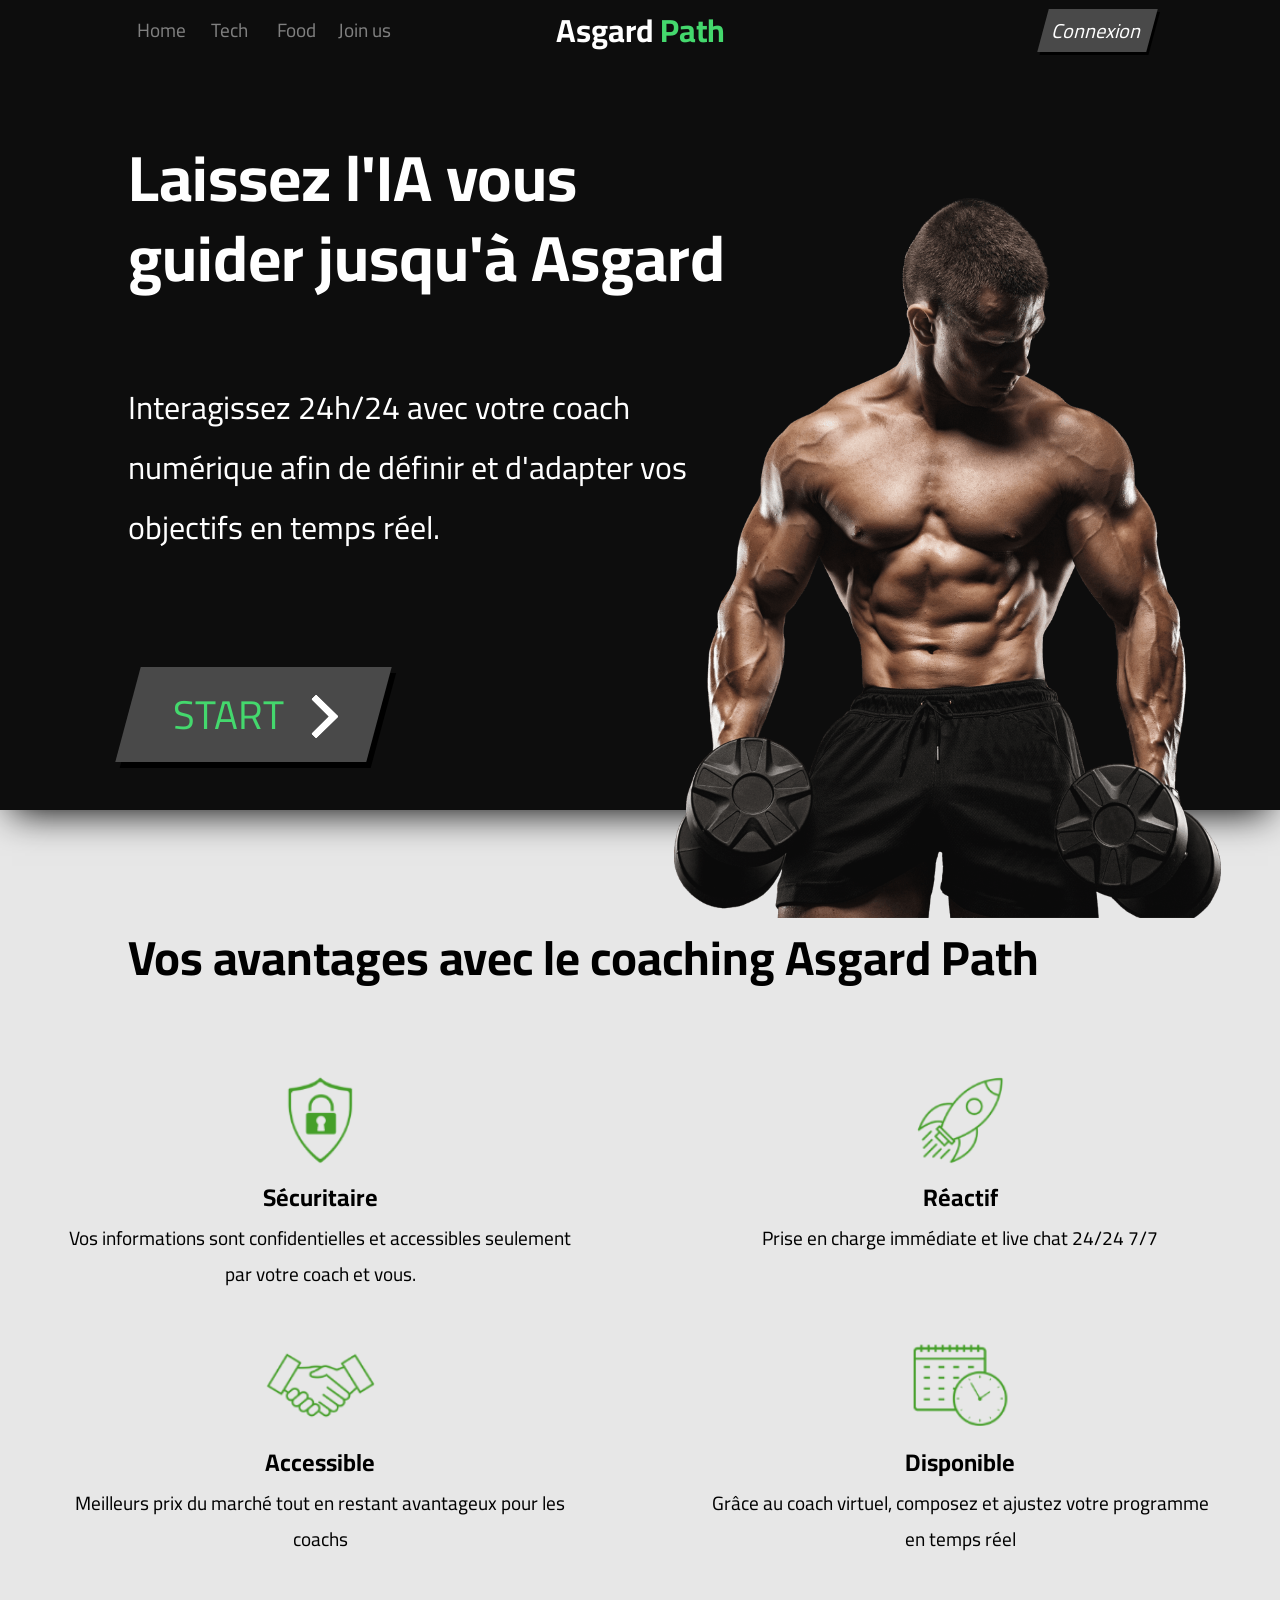
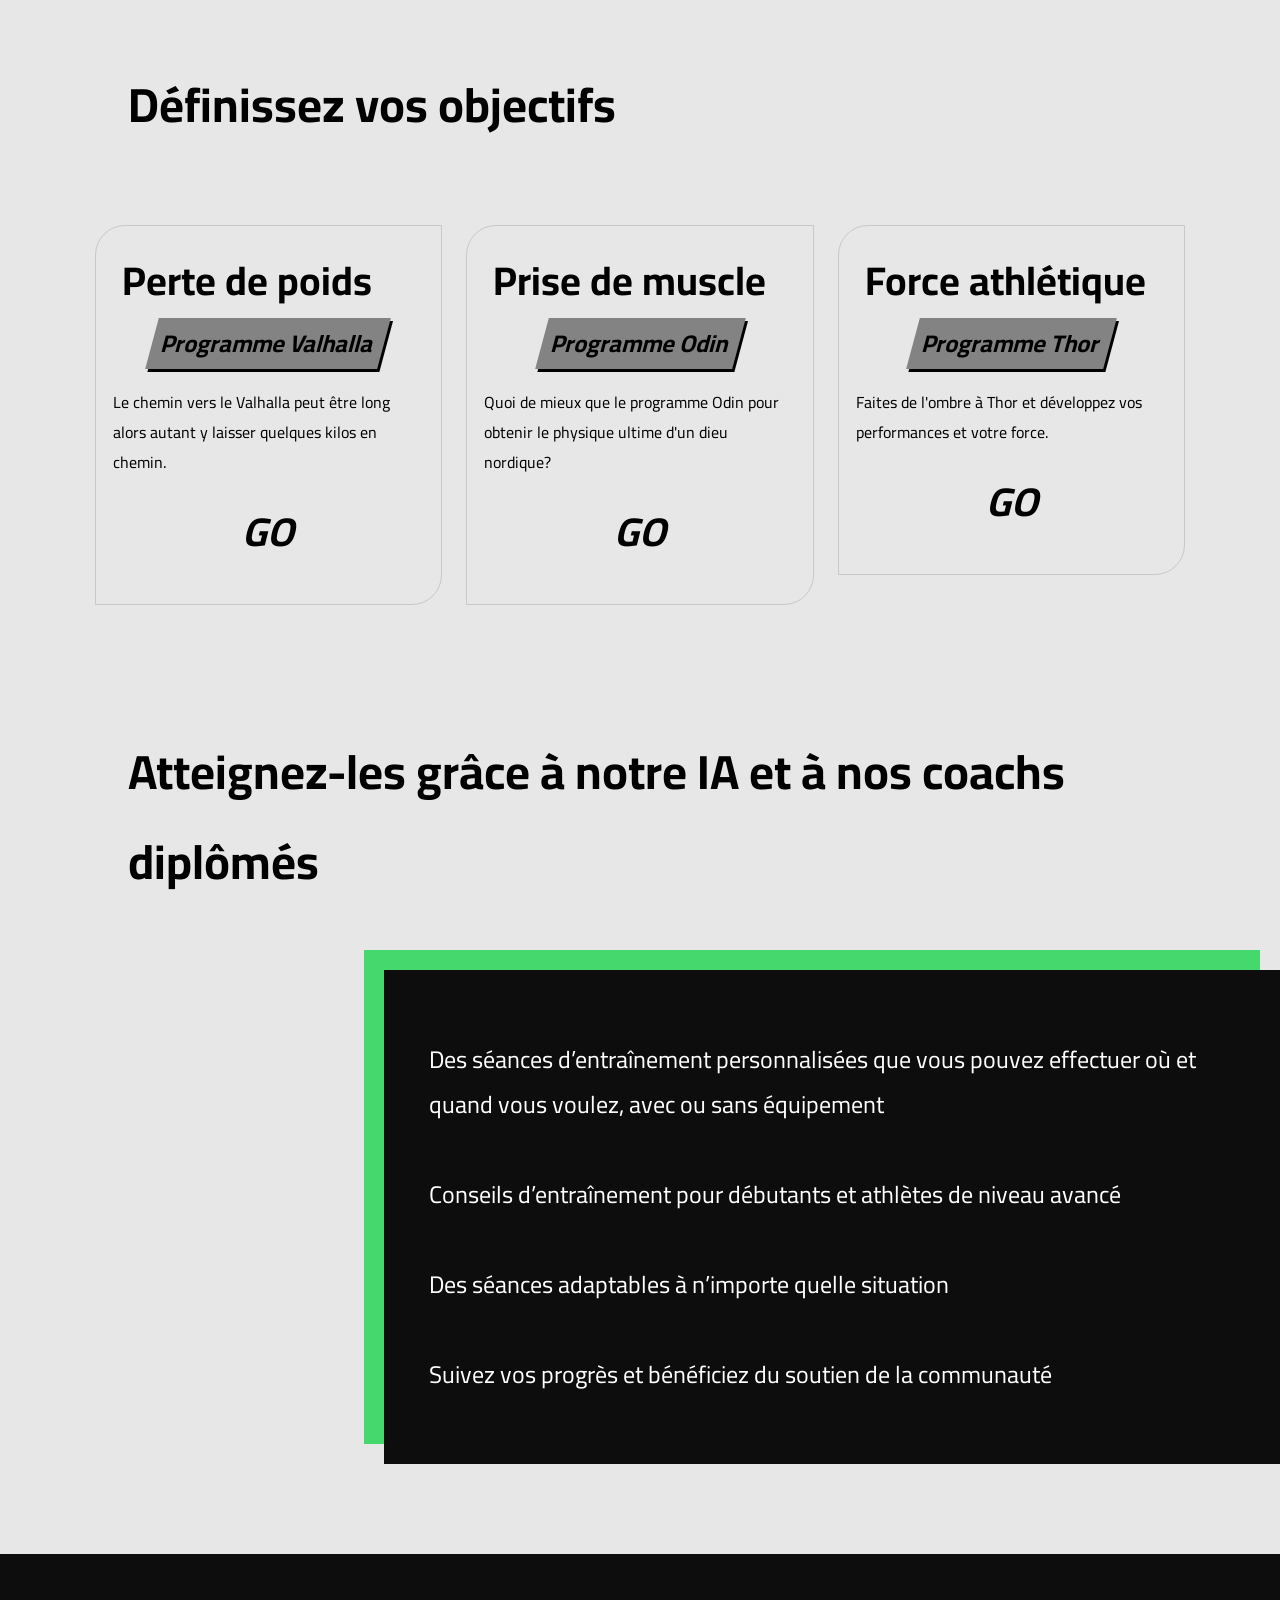
<file: index.html>
<!DOCTYPE html>
<html lang="fr">

<head>
    <meta charset="UTF-8">
    <meta http-equiv="X-UA-Compatible" content="IE=edge">
    <meta name="viewport" content="width=device-width, initial-scale=1.0">
    <title>Bienvenue chez Asgard Path</title>
    <link rel="stylesheet" href="assets/css/css_accueil/style.css">
</head>

<body id="home">
    <header class="headerMobile">
        <div class="navMobile">
            <div class="logoMobile">
                <h1>Asgard <span class="green">Path</span></h1>
            </div>
            <div class="burger">
                <img src="assets/src/menu-icon.svg" id="burgersvg">
            </div>
        </div>
        <div class=" listNavMobile">
            <ul>
                <li class="liNavMobile">Home</li>
                <li class="liNavMobile">Tech</li>
                <li class="liNavMobile">Food</li>
                <li class="liNavMobile">Join us</li>
                <li class="liNavMobile"><p id="connectionMobile" class="animated connection">Connexion</p></li>
            </ul>
        </div>
    </header>
    <header class="headerDesk">
        <div id="headerEffect">
        </div>
        <div class="nav">
            <div class="navbar">
                <ul class="navList">
                    <li href="#home" id="home">Home</li>
                    <li href="#Tech">Tech</li>
                    <li href="#Food">Food</li>
                    <li href="#JoinUs">Join us</li>
                </ul>
            </div>
            <div class="logo" id="logo" href='#home'>
                <h1>Asgard <span class="green">Path</span></h1>
            </div>
            <div class="login">
                <p id="connection" class="animated connection">Connexion</p>
            </div>
        </div>
    </header>
    <div class="containerTop">
        <div class="textTop">
            <div class="titleTop">
                <h1>Laissez l'IA vous guider jusqu'à Asgard</h1>
            </div>
            <div class="titleTextTop">
                <p>Interagissez 24h/24 avec votre coach
                    numérique afin de définir et d'adapter vos
                    objectifs en temps réel.
                </p>
            </div>
            <div class="getStarted">
                <!-- <p class="getStartedText">Je commence</p> -->
                <a class="cta">
                    <span>START</span>
                    <span>
                        <svg width="66px" height="43px" viewBox="0 0 66 43" version="1.1"
                            xmlns="http://www.w3.org/2000/svg" xmlns:xlink="http://www.w3.org/1999/xlink">
                            <g id="arrow" stroke="none" stroke-width="1" fill="none" fill-rule="evenodd">
                                <path class="one"
                                    d="M40.1543933,3.89485454 L43.9763149,0.139296592 C44.1708311,-0.0518420739 44.4826329,-0.0518571125 44.6771675,0.139262789 L65.6916134,20.7848311 C66.0855801,21.1718824 66.0911863,21.8050225 65.704135,22.1989893 C65.7000188,22.2031791 65.6958657,22.2073326 65.6916762,22.2114492 L44.677098,42.8607841 C44.4825957,43.0519059 44.1708242,43.0519358 43.9762853,42.8608513 L40.1545186,39.1069479 C39.9575152,38.9134427 39.9546793,38.5968729 40.1481845,38.3998695 C40.1502893,38.3977268 40.1524132,38.395603 40.1545562,38.3934985 L56.9937789,21.8567812 C57.1908028,21.6632968 57.193672,21.3467273 57.0001876,21.1497035 C56.9980647,21.1475418 56.9959223,21.1453995 56.9937605,21.1432767 L40.1545208,4.60825197 C39.9574869,4.41477773 39.9546013,4.09820839 40.1480756,3.90117456 C40.1501626,3.89904911 40.1522686,3.89694235 40.1543933,3.89485454 Z"
                                    fill="#FFFFFF"></path>
                                <path class="two"
                                    d="M20.1543933,3.89485454 L23.9763149,0.139296592 C24.1708311,-0.0518420739 24.4826329,-0.0518571125 24.6771675,0.139262789 L45.6916134,20.7848311 C46.0855801,21.1718824 46.0911863,21.8050225 45.704135,22.1989893 C45.7000188,22.2031791 45.6958657,22.2073326 45.6916762,22.2114492 L24.677098,42.8607841 C24.4825957,43.0519059 24.1708242,43.0519358 23.9762853,42.8608513 L20.1545186,39.1069479 C19.9575152,38.9134427 19.9546793,38.5968729 20.1481845,38.3998695 C20.1502893,38.3977268 20.1524132,38.395603 20.1545562,38.3934985 L36.9937789,21.8567812 C37.1908028,21.6632968 37.193672,21.3467273 37.0001876,21.1497035 C36.9980647,21.1475418 36.9959223,21.1453995 36.9937605,21.1432767 L20.1545208,4.60825197 C19.9574869,4.41477773 19.9546013,4.09820839 20.1480756,3.90117456 C20.1501626,3.89904911 20.1522686,3.89694235 20.1543933,3.89485454 Z"
                                    fill="#FFFFFF"></path>
                                <path class="three"
                                    d="M0.154393339,3.89485454 L3.97631488,0.139296592 C4.17083111,-0.0518420739 4.48263286,-0.0518571125 4.67716753,0.139262789 L25.6916134,20.7848311 C26.0855801,21.1718824 26.0911863,21.8050225 25.704135,22.1989893 C25.7000188,22.2031791 25.6958657,22.2073326 25.6916762,22.2114492 L4.67709797,42.8607841 C4.48259567,43.0519059 4.17082418,43.0519358 3.97628526,42.8608513 L0.154518591,39.1069479 C-0.0424848215,38.9134427 -0.0453206733,38.5968729 0.148184538,38.3998695 C0.150289256,38.3977268 0.152413239,38.395603 0.154556228,38.3934985 L16.9937789,21.8567812 C17.1908028,21.6632968 17.193672,21.3467273 17.0001876,21.1497035 C16.9980647,21.1475418 16.9959223,21.1453995 16.9937605,21.1432767 L0.15452076,4.60825197 C-0.0425130651,4.41477773 -0.0453986756,4.09820839 0.148075568,3.90117456 C0.150162624,3.89904911 0.152268631,3.89694235 0.154393339,3.89485454 Z"
                                    fill="#FFFFFF"></path>
                            </g>
                        </svg>
                    </span>
                </a>
            </div>
        </div>
        <div class="imgTop">
            <img src="assets/src/Sport.png" alt="" id="img_top">
        </div>
    </div>
    <div class="containerMidTop">
        <div class="goals">
            <p class="goalsText">Vos avantages avec le coaching Asgard Path </p>
        </div>
        <div class="advDiv">
            <div class="adv">
                <div class="imgAdv"><img src="assets/src/securite.png" id="lock"></div>
                <div class="txtAdv">Sécuritaire</div>
                <div class="descAdv">Vos informations sont confidentielles et accessibles seulement par votre coach et vous.</div>
            </div>
            <div class="adv">
                <div class="imgAdv"><img src="assets/src/reactivite.png" id="lock"></div>
                <div class="txtAdv">Réactif</div>
                <div class="descAdv">Prise en charge immédiate et live chat 24/24 7/7</div>
            </div>
            <div class="adv">
                <div class="imgAdv"><img src="assets/src/accessibilite.png" id="lock"></div>
                <div class="txtAdv">Accessible</div>
                <div class="descAdv">Meilleurs prix du marché tout en restant avantageux pour les coachs</div>
            </div>
            <div class="adv">
                <div class="imgAdv"><img src="assets/src/flexibilite.png" id="lock"></div>
                <div class="txtAdv">Disponible</div>
                <div class="descAdv">Grâce au coach virtuel, composez et ajustez votre programme en temps réel</div>
            </div>
        </div>

    </div>
    <div class="containerMid">
        <div class="goals">
            <p class="goalsText">Définissez vos objectifs</p>
        </div>
        <div class="programs">
            <div class="box">
                <div class="obj">
                    <h1 class="objTitle">Perte de poids</h1>
                </div>
                <div class="boxProgram">
                    <div class="boxProgramElem1">
                        <h2 class="boxProgramTitle"> Programme Valhalla</h2>
                    </div>
                    <div class="boxProgramElem2">
                        <p class="boxProgramText">Le chemin vers le Valhalla peut être long alors autant y laisser
                            quelques kilos en chemin.
                        </p>
                    </div>
                    <div class="go">
                        <p class="goText">GO</p>
                    </div>
                </div>
            </div>
            <div class="box">
                <div class="obj">
                    <h1 class="objTitle">Prise de muscle</h1>
                </div>
                <div class="boxProgram">
                    <div class="boxProgramElem1">
                        <h2 class="boxProgramTitle">Programme Odin</h2>
                    </div>
                    <div class="boxProgramElem2">
                        <p class="boxProgramText">Quoi de mieux que le programme Odin pour obtenir le physique ultime
                            d'un dieu nordique?
                        </p>
                    </div>
                    <div class="go">
                        <p class="goText">GO</p>
                    </div>
                </div>
            </div>
            <div class="box">
                <div class="obj">
                    <h1 class="objTitle">Force athlétique</h1>
                </div>
                <div class="boxProgram">
                    <div class="boxProgramElem1">
                        <h2 class="boxProgramTitle">Programme Thor</h2>
                    </div>
                    <div class="boxProgramElem2">
                        <p class="boxProgramText">Faites de l'ombre à Thor et développez vos performances et votre
                            force.</p>
                    </div>
                    <div class="go">
                        <p class="goText">GO</p>
                    </div>
                </div>
            </div>
        </div>

    </div>
    <div class="containerBottom">
        <div class="goals2">
            <div class="goalsText">Atteignez-les grâce à notre IA et à nos coachs diplômés</div>
        </div>
        <div class="blackBg">
            <div class="black">
                <div class="blackText">
                    <p>Des séances d’entraînement personnalisées que vous pouvez effectuer où et quand vous voulez, avec
                        ou sans équipement</p>
                    <br>
                    <p>Conseils d’entraînement pour débutants et athlètes de niveau avancé</p>
                    <br>
                    <p>Des séances adaptables à n’importe quelle situation</p>
                    <br>
                    <p>Suivez vos progrès et bénéficiez du soutien de la communauté</p>
                </div>
            </div>
        </div>
    </div>
    </div>
    <div id="modal" class="modal">
        <form class="modal-content animate" action="/action_page.php" method="post">
            <div class="headContainer">
                <span id="close" class="close" title="Close Modal">&times;</span>
                <h1>Asgard <span class="green">Path</span></h1>
            </div>

            <div class="container">
                <label for="uname"><b>Nom d'utilisateur</b></label>
                <input type="text" placeholder="Nom d'utilisateur" required>

                <label for="psw"><b>Mot de passe</b></label>
                <input type="password" placeholder="Mot de passe" required>

                <button type="submit" id="connect">Se connecter</button>
                <label>
                    <input type="checkbox" checked="checked" name="remember"> Se rappeler de moi
                </label>
            </div>

            <div class="footContainer">
                <div class="signUp">
                    <p>Pas de compte ? <span class="green signUpLink">S'inscrire</span></p>
                </div>
            </div>
        </form>
    </div>
    <footer>

    </footer>
    <script src="assets/js/js_accueil/scripts.js"></script>
</body>

</html>
</file>
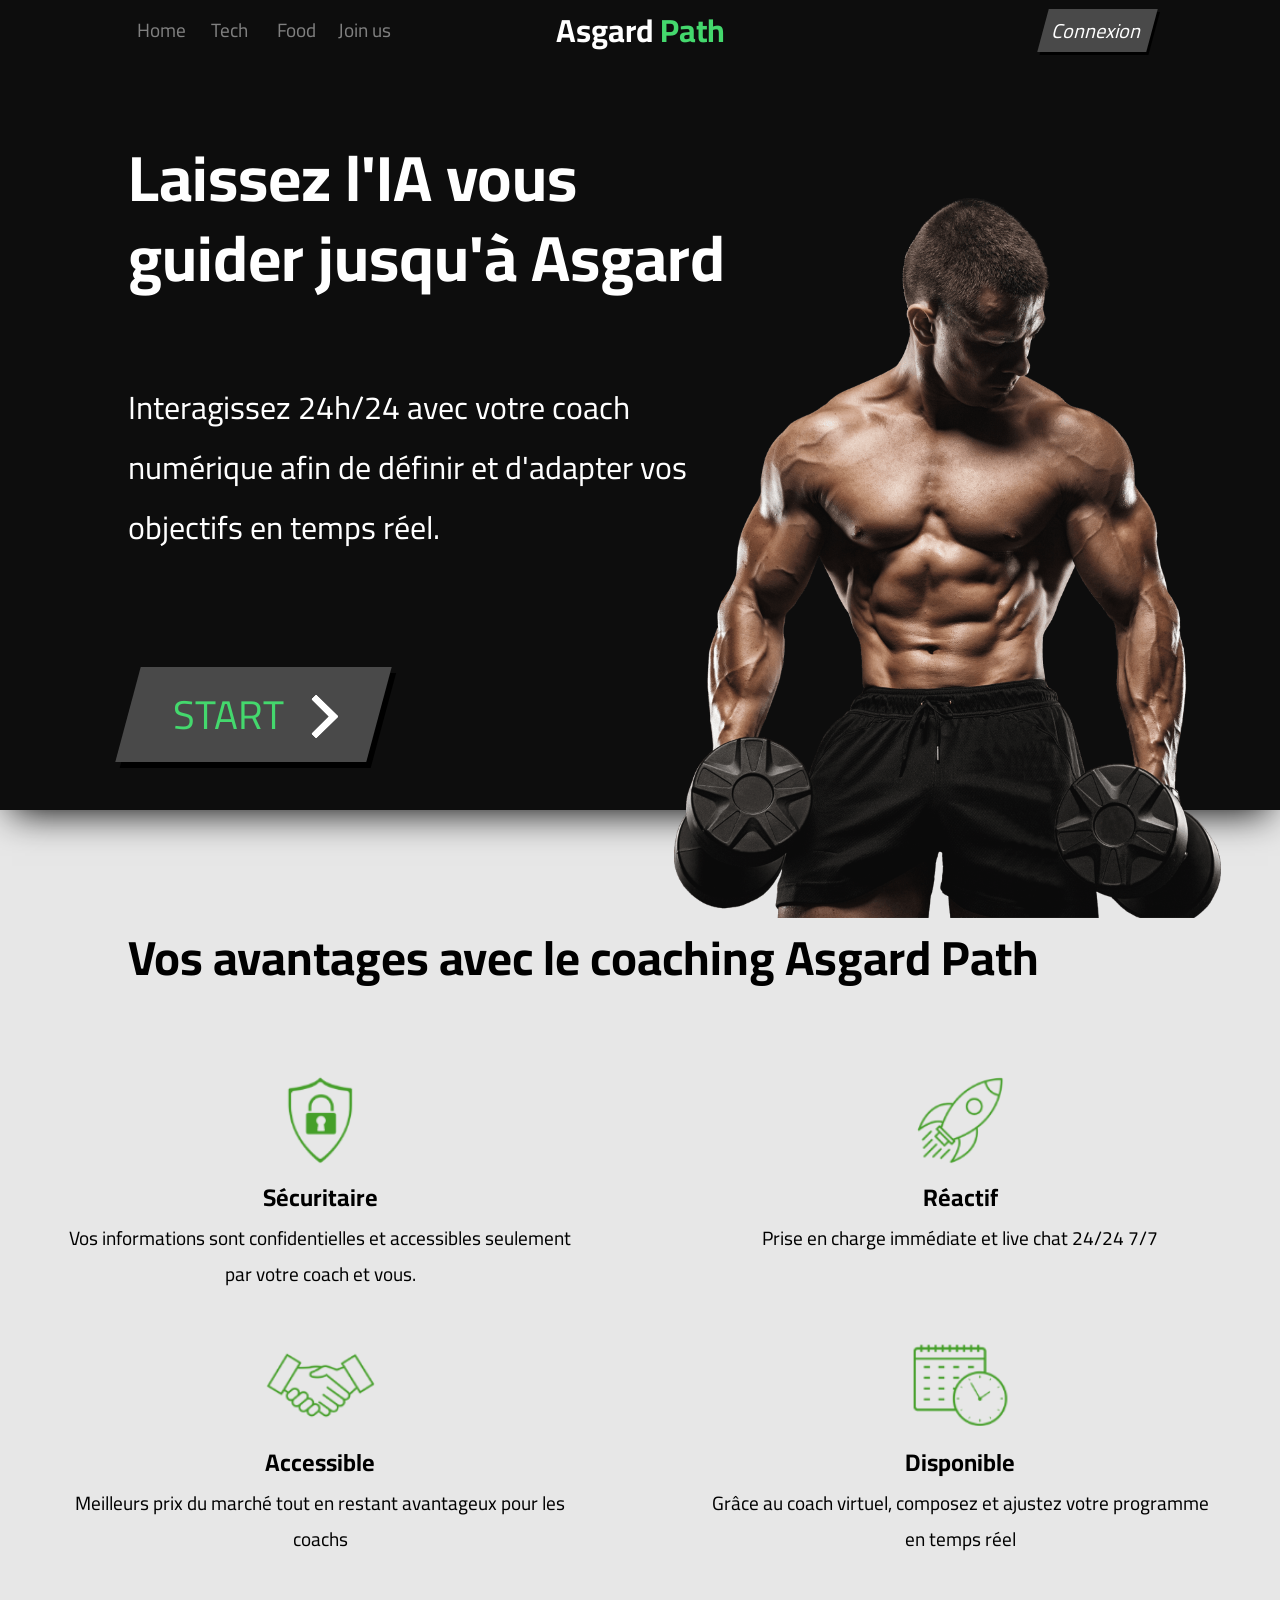
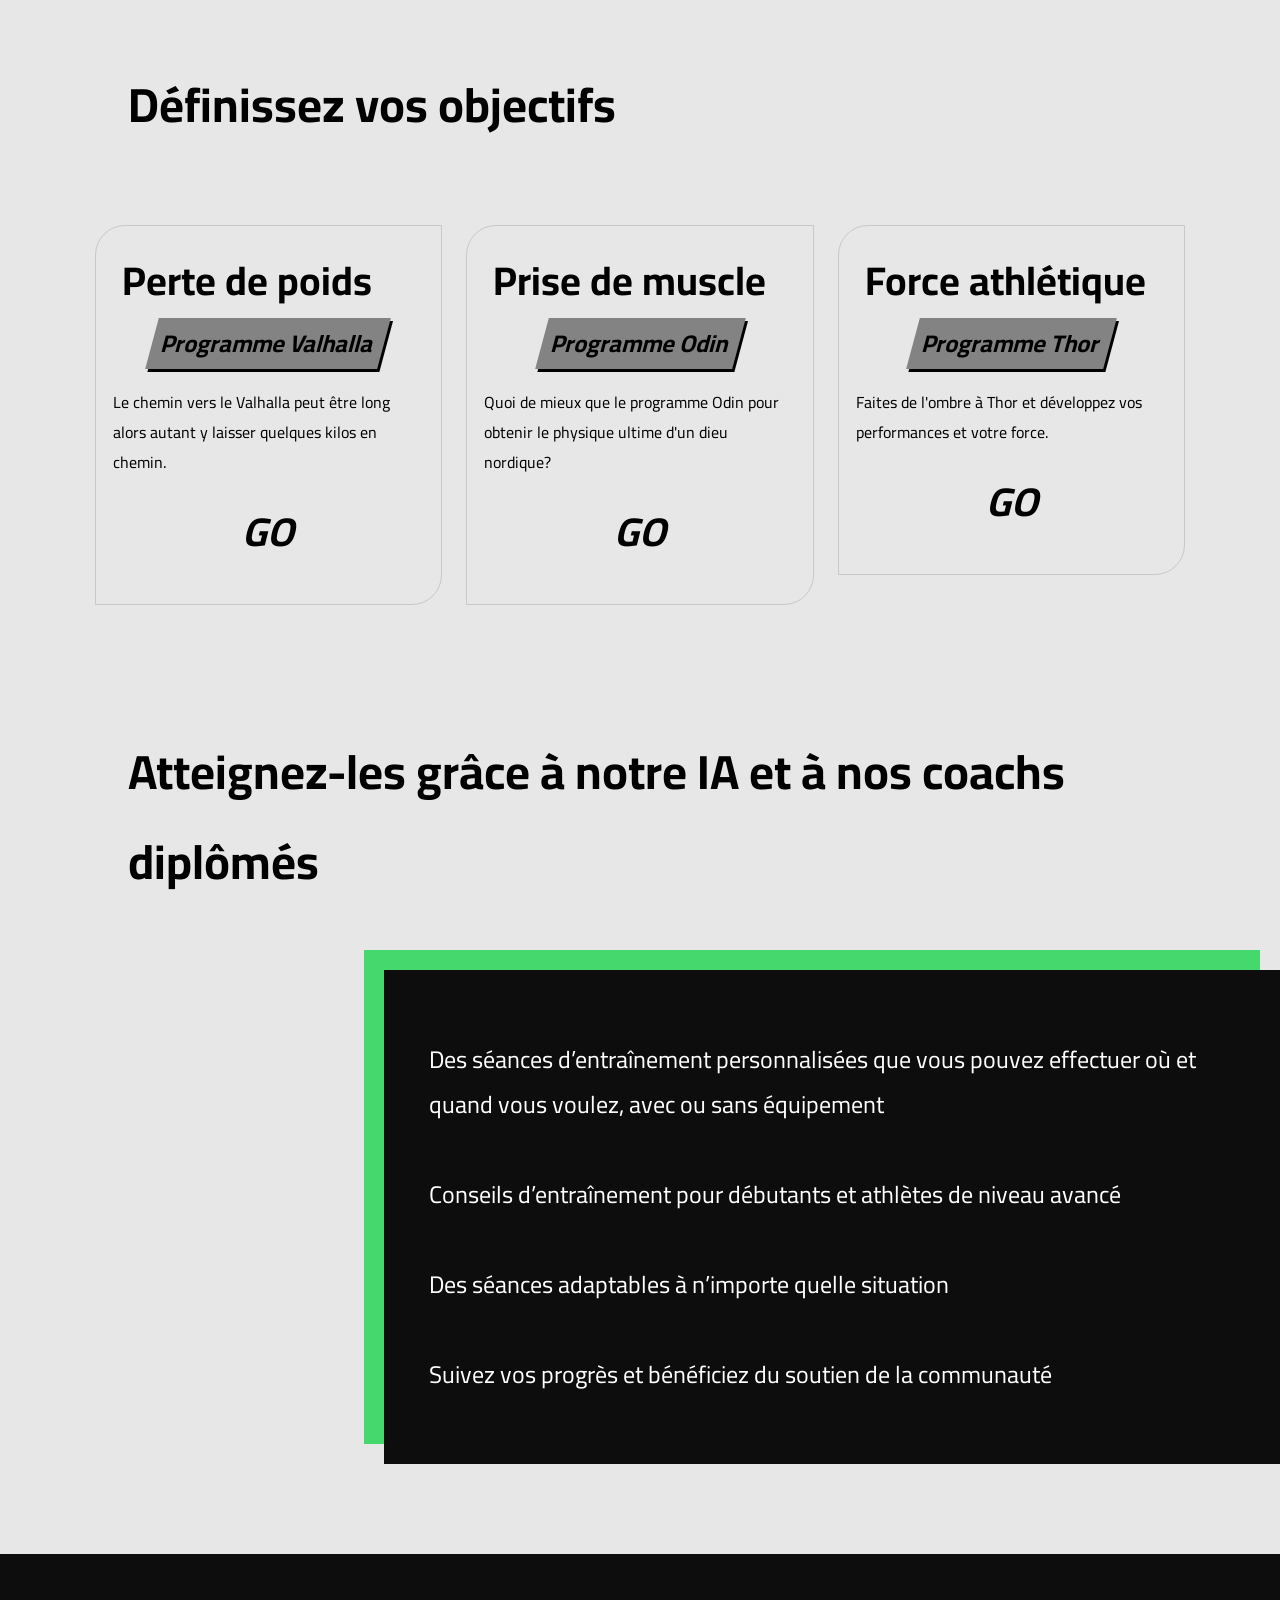
<file: index_accueil.html>
<!DOCTYPE html>
<html lang="fr">

<head>
    <meta charset="UTF-8">
    <meta http-equiv="X-UA-Compatible" content="IE=edge">
    <meta name="viewport" content="width=device-width, initial-scale=1.0">
    <title>Bienvenue chez Asgard Path</title>
    <link rel="stylesheet" href="assets/css/css_accueil/style.css">
</head>

<body id="home">
    <header>
        <div id="headerEffect">
        </div>
        <div class="nav">
            <div class="navbar">
                <ul class="navList">
                    <li href="#home" id="home">Home</li>
                    <li href="#Tech">Tech</li>
                    <li href="#Food">Food</li>
                    <li href="#JoinUs">Join us</li>
                </ul>
            </div>
            <div class="logo" id="logo" href='#home'>
                <h1>Asgard <span class="green">Path</span></h1>
            </div>
            <div class="login">
                <p id="connection" class="animated">Connexion</p>
            </div>
        </div>
    </header>
    <div class="containerTop">
        <div class="textTop">
            <div class="titleTop">
                <h1>Laissez l'IA vous guider jusqu'à Asgard</h1>
            </div>
            <div class="titleTextTop">
                <p>Interagissez 24h/24 avec votre coach
                    numérique afin de définir et d'adapter vos
                    objectifs en temps réel.
                </p>
            </div>
            <div class="getStarted">
                <!-- <p class="getStartedText">Je commence</p> -->
                <a class="cta">
                    <span>START</span>
                    <span>
                        <svg width="66px" height="43px" viewBox="0 0 66 43" version="1.1"
                            xmlns="http://www.w3.org/2000/svg" xmlns:xlink="http://www.w3.org/1999/xlink">
                            <g id="arrow" stroke="none" stroke-width="1" fill="none" fill-rule="evenodd">
                                <path class="one"
                                    d="M40.1543933,3.89485454 L43.9763149,0.139296592 C44.1708311,-0.0518420739 44.4826329,-0.0518571125 44.6771675,0.139262789 L65.6916134,20.7848311 C66.0855801,21.1718824 66.0911863,21.8050225 65.704135,22.1989893 C65.7000188,22.2031791 65.6958657,22.2073326 65.6916762,22.2114492 L44.677098,42.8607841 C44.4825957,43.0519059 44.1708242,43.0519358 43.9762853,42.8608513 L40.1545186,39.1069479 C39.9575152,38.9134427 39.9546793,38.5968729 40.1481845,38.3998695 C40.1502893,38.3977268 40.1524132,38.395603 40.1545562,38.3934985 L56.9937789,21.8567812 C57.1908028,21.6632968 57.193672,21.3467273 57.0001876,21.1497035 C56.9980647,21.1475418 56.9959223,21.1453995 56.9937605,21.1432767 L40.1545208,4.60825197 C39.9574869,4.41477773 39.9546013,4.09820839 40.1480756,3.90117456 C40.1501626,3.89904911 40.1522686,3.89694235 40.1543933,3.89485454 Z"
                                    fill="#FFFFFF"></path>
                                <path class="two"
                                    d="M20.1543933,3.89485454 L23.9763149,0.139296592 C24.1708311,-0.0518420739 24.4826329,-0.0518571125 24.6771675,0.139262789 L45.6916134,20.7848311 C46.0855801,21.1718824 46.0911863,21.8050225 45.704135,22.1989893 C45.7000188,22.2031791 45.6958657,22.2073326 45.6916762,22.2114492 L24.677098,42.8607841 C24.4825957,43.0519059 24.1708242,43.0519358 23.9762853,42.8608513 L20.1545186,39.1069479 C19.9575152,38.9134427 19.9546793,38.5968729 20.1481845,38.3998695 C20.1502893,38.3977268 20.1524132,38.395603 20.1545562,38.3934985 L36.9937789,21.8567812 C37.1908028,21.6632968 37.193672,21.3467273 37.0001876,21.1497035 C36.9980647,21.1475418 36.9959223,21.1453995 36.9937605,21.1432767 L20.1545208,4.60825197 C19.9574869,4.41477773 19.9546013,4.09820839 20.1480756,3.90117456 C20.1501626,3.89904911 20.1522686,3.89694235 20.1543933,3.89485454 Z"
                                    fill="#FFFFFF"></path>
                                <path class="three"
                                    d="M0.154393339,3.89485454 L3.97631488,0.139296592 C4.17083111,-0.0518420739 4.48263286,-0.0518571125 4.67716753,0.139262789 L25.6916134,20.7848311 C26.0855801,21.1718824 26.0911863,21.8050225 25.704135,22.1989893 C25.7000188,22.2031791 25.6958657,22.2073326 25.6916762,22.2114492 L4.67709797,42.8607841 C4.48259567,43.0519059 4.17082418,43.0519358 3.97628526,42.8608513 L0.154518591,39.1069479 C-0.0424848215,38.9134427 -0.0453206733,38.5968729 0.148184538,38.3998695 C0.150289256,38.3977268 0.152413239,38.395603 0.154556228,38.3934985 L16.9937789,21.8567812 C17.1908028,21.6632968 17.193672,21.3467273 17.0001876,21.1497035 C16.9980647,21.1475418 16.9959223,21.1453995 16.9937605,21.1432767 L0.15452076,4.60825197 C-0.0425130651,4.41477773 -0.0453986756,4.09820839 0.148075568,3.90117456 C0.150162624,3.89904911 0.152268631,3.89694235 0.154393339,3.89485454 Z"
                                    fill="#FFFFFF"></path>
                            </g>
                        </svg>
                    </span>
                </a>
            </div>
        </div>
        <div class="imgTop">
            <img src="assets/src/Sport.png" alt="" id="img_top">
        </div>
    </div>
    <div class="containerMidTop">
        <div class="goals">
            <p class="goalsText">Vos avantages avec le coaching Asgard Path </p>
        </div>
        <div class="advDiv">
            <div class="adv">
                <div class="imgAdv"><img src="assets/src/securite.png" id="lock"></div>
                <div class="txtAdv">Sécuritaire</div>
                <div class="descAdv">Vos informations sont confidentielles et accessibles seulement par votre coach et vous.</div>
            </div>
            <div class="adv">
                <div class="imgAdv"><img src="assets/src/reactivite.png" id="lock"></div>
                <div class="txtAdv">Réactif</div>
                <div class="descAdv">Prise en charge immédiate et live chat 24/24 7/7</div>
            </div>
            <div class="adv">
                <div class="imgAdv"><img src="assets/src/accessibilite.png" id="lock"></div>
                <div class="txtAdv">Accessible</div>
                <div class="descAdv">Meilleurs prix du marché tout en restant avantageux pour les coachs</div>
            </div>
            <div class="adv">
                <div class="imgAdv"><img src="assets/src/flexibilite.png" id="lock"></div>
                <div class="txtAdv">Disponible</div>
                <div class="descAdv">Grâce au coach virtuel, composez et ajustez votre programme en temps réel</div>
            </div>
        </div>

    </div>
    <div class="containerMid">
        <div class="goals">
            <p class="goalsText">Définissez vos objectifs</p>
        </div>
        <div class="programs">
            <div class="box">
                <div class="obj">
                    <h1 class="objTitle">Perte de poids</h1>
                </div>
                <div class="boxProgram">
                    <div class="boxProgramElem1">
                        <h2 class="boxProgramTitle"> Programme Valhalla</h2>
                    </div>
                    <div class="boxProgramElem2">
                        <p class="boxProgramText">Le chemin vers le Valhalla peut être long alors autant y laisser
                            quelques kilos en chemin.
                        </p>
                    </div>
                    <div class="go">
                        <p class="goText">GO</p>
                    </div>
                </div>
            </div>
            <div class="box">
                <div class="obj">
                    <h1 class="objTitle">Prise de muscle</h1>
                </div>
                <div class="boxProgram">
                    <div class="boxProgramElem1">
                        <h2 class="boxProgramTitle">Programme Odin</h2>
                    </div>
                    <div class="boxProgramElem2">
                        <p class="boxProgramText">Quoi de mieux que le programme Odin pour obtenir le physique ultime
                            d'un dieu nordique?
                        </p>
                    </div>
                    <div class="go">
                        <p class="goText">GO</p>
                    </div>
                </div>
            </div>
            <div class="box">
                <div class="obj">
                    <h1 class="objTitle">Force athlétique</h1>
                </div>
                <div class="boxProgram">
                    <div class="boxProgramElem1">
                        <h2 class="boxProgramTitle">Programme Thor</h2>
                    </div>
                    <div class="boxProgramElem2">
                        <p class="boxProgramText">Faites de l'ombre à Thor et développez vos performances et votre
                            force.</p>
                    </div>
                    <div class="go">
                        <p class="goText">GO</p>
                    </div>
                </div>
            </div>
        </div>

    </div>
    <div class="containerBottom">
        <div class="goals2">
            <div class="goalsText">Atteignez-les grâce à notre IA et à nos coachs diplômés</div>
        </div>
        <div class="blackBg">
            <div class="black">
                <div class="blackText">
                    <p>Des séances d’entraînement personnalisées que vous pouvez effectuer où et quand vous voulez, avec
                        ou sans équipement</p>
                    <br>
                    <p>Conseils d’entraînement pour débutants et athlètes de niveau avancé</p>
                    <br>
                    <p>Des séances adaptables à n’importe quelle situation</p>
                    <br>
                    <p>Suivez vos progrès et bénéficiez du soutien de la communauté</p>
                </div>
            </div>
        </div>
    </div>
    </div>
    <div id="modal" class="modal">
        <form class="modal-content animate" action="/action_page.php" method="post">
            <div class="headContainer">
                <span id="close" class="close" title="Close Modal">&times;</span>
                <h1>Asgard <span class="green">Path</span></h1>
            </div>

            <div class="container">
                <label for="uname"><b>Nom d'utilisateur</b></label>
                <input type="text" placeholder="Nom d'utilisateur" required>

                <label for="psw"><b>Mot de passe</b></label>
                <input type="password" placeholder="Mot de passe" required>

                <button type="submit" id="connect">Se connecter</button>
                <label>
                    <input type="checkbox" checked="checked" name="remember"> Se rappeler de moi
                </label>
            </div>

            <div class="footContainer">
                <div class="signUp">
                    <p>Pas de compte ? <span class="green signUpLink">S'inscrire</span></p>
                </div>
            </div>
        </form>
    </div>
    <footer>

    </footer>
    <script src="assets/js/js_accueil/scripts.js"></script>
</body>

</html>
</file>
<file: assets/css/css_accueil/style.css>
@import url('https://fonts.googleapis.com/css2?family=Cairo&display=swap');

* {
    margin: 0;
    padding: 0;
    font-family: 'Cairo', sans-serif;
}

html {
    scroll-behavior: smooth;
}

body {
    min-height: 100%;
    background-color: rgb(231, 231, 231);
    overflow-x: hidden;
}

:root {
    font-size: 16px;
}

.links {
    height: 44px;
    width: 100%;
    background-color: black;
}


header {
    width: 100vw;
    position: fixed;
    display: flex;
    justify-content: center;
    z-index: 3;
}


.invisEffect {
    /* transition: 1s ease !important; */
    position: absolute;
    width: 100vw;
    height: 150%;
    color: hidden;

}

.blurEffect {
    transition: 0.5s ease !important;
    position: absolute;
    width: 100vw;
    height: 100%;
    color: hidden;
    background-color: rgba(0, 0, 0, 0.5) !important;
    backdrop-filter: saturate(180%) blur(5px);
}


.nav {
    width: 80%;
    height: 100%;
    display: flex;
    justify-content: space-between;
    position: relative;
    align-items: center;
}

.navList {
    display: flex;
    color: grey;
    list-style: none;
    height: 100%;
    width: 100%;
    font-size: 1.2rem;
}

.navListWhite {
    color: white;
}

.green {
    color: #44D86D;
}

.navList>li {
    width: 20%;
    display: flex;
    justify-content: center;
    transition: 200ms ease;
}

.navList>li:hover {
    transform: scale(1.2);
    color: #44D86D;
    cursor: pointer;
}


.navbar {
    display: flex;
    justify-content: start;
    align-items: center;
    height: 100%;
    width: 33%;
}

li {
    display: flex;
    align-items: center;
}

.logo {
    color: white;
    width: 34%;
    display: flex;
    justify-content: center;
    align-items: center;
    height: 100%;
    transition: .5s ease;
    cursor: pointer;
}

img {
    height: 100%;
}

.login {
    width: 33%;
    font-size: 1.2rem;
    display: flex;
    justify-content: end;
    align-items: center;
}

#connection {
    font-size: 1.25rem;
    background: rgb(73, 73, 73);
    transform: skew(-15deg);
    color: white;
    padding: 3px 10px 3px 10px;
    transition: 200ms ease;
    box-shadow: 3px 3px 0 black;
}

#connection:hover {
    cursor: pointer;
    box-shadow: 5px 5px 0 #44d86d;
}


.containerTop {
    background-color: #0D0D0D;
    display: flex;
    flex-direction: column;
    width: 80%;
    padding-left: 10%;
    padding-right: 10%;
    padding-top: 80px;
}

.objTitle {
    margin-top: 5%;
    padding-left: 5%;
    font-size: 2.5rem;
    margin-bottom: 5%;
}

.containerMid {
    display: flex;
    flex-direction: column;
    align-items: center;
    width: 100%;
}


.containerMidTop {
    margin-top: 3%;
    display: flex;
    flex-direction: column;
    align-items: center;
    width: 100%;
}

.advDiv{
    display: flex;
    flex-wrap: wrap;
    flex-direction: column;
    width: 100%;
}

.adv{
    width: 100%;
    display: flex;
    flex-direction: column;
    align-items: center;
    margin-top: 10%;
    margin-bottom: 5%;
}

.descAdv{
    text-align: center;
    padding: 0 5% 0 5%;
    font-size: 1.2rem;
}

.imgAdv{

}

.txtAdv{
    font-weight: bold;
    font-size: 1.5rem;
    padding-bottom: 5%;
}


#lock{
    filter: invert(68%) sepia(69%) saturate(442%) hue-rotate(80deg) brightness(93%) contrast(89%);
}

.obj {
    width: 100%;
    padding-left: 5%;
}

.goals {
    height: 20%;
    width: 80%;
    margin: 5% 0 5% 0;
    display: flex;
    justify-content: start;
    align-items: flex-end;

}

.goals2 {
    width: 80%;
    margin: 5% 0 2% 0;
    display: flex;
    justify-content: start;
    align-items: flex-end;

}

.goalsText {
    font-size: 2.5rem;
    font-weight: bold;
    text-align: center;
}

.programs {
    width: 90%;
    display: column;
    justify-content: center;
}

.go {
    display: flex;
    justify-content: center;
}

.goText {
    font-size: 2.5rem;
    font-style: italic;
    font-weight: bold;
    transition: 300ms ease;
}


.bifrost {
    padding: 2% 0 5% 0;
}

.box {
    width: 100%;
    display: flex;
    flex-direction: column;
    align-items: center;
    justify-content: space-around;
    border: 1px solid rgb(200, 200, 200);
    transition: .15s ease-out;
    border-top-left-radius: 30px;
    border-bottom-right-radius: 30px;
    margin-bottom: 1rem;
    margin-top: 1rem;
}

.box:hover {
    box-shadow: 0 12px 40px 0 #9999ac;
    cursor: pointer;
}

.box:hover .boxProgramElem2 {
    font-weight: bold;
    cursor: pointer;
}

.box:hover .boxProgramTitle {
    background-color: #44D86D;
}

.box:hover .goText {
    transform: scale(1.2);
    color: #44D86D;
}

.boxProgram {
    display: flex;
    flex-direction: column;
    height: 50%;
    justify-content: space-between;
    margin-bottom: 10%;
}

.boxProgramText {
    text-align: start;
    padding: 5%;
}

.boxProgramTitle {
    text-align: center;
    width: fit-content;
    background: rgb(131, 131, 131);
    transform: skew(-15deg);
    padding: 3px 10px 3px 10px;
    box-shadow: 3px 3px 0 black;
}

.boxProgramElem1 {
    display: flex;
    justify-content: center;
}

.textTop {
    width: 60%;
    height: 100%;
    color: white;
    font-size: 2rem;
    display: flex;
    flex-direction: column;
    /* justify-content: space-between; */
}

.titleTop {
    line-height: 250%;
    font-size: 0.75em;
}

.titleTextTop {
    padding-top: 10%;
    font-size: 1.85rem;
    padding-bottom: 10%;
}

.imgTop {
    width: 40%;
    height: 100%;
    display: flex;
    align-items: center;
    justify-content: center;
}

#img_top {
    height: 100%;
    width: auto;
    position: relative;
    top: 15%;
    z-index: 1;
}

.getStarted {
    display: flex;
    margin-bottom: 10%;
}

.getStartedText {
    text-align: center;
    font-weight: bold;
    padding: 2px 10px 2px 10px;
    background-color: white;
    color: black;
}


.containerBottom {
    margin-top: 5vh;
    display: flex;
    flex-direction: column;
    align-items: center;
}

.blackBg {
    margin-top:10%;
    display: flex;
    justify-content: end;
    align-items: center;
    width: 100%;
}

.black {
    background-color: #0D0D0D;
    width: 100%;
    box-shadow: -20px -20px #44D86D
}

.blackText {
    color: white;
    padding: 7.5% 5% 7.5% 5%;
    font-size: 1.5rem;
}

footer {
    margin-top: 10vh;
    width: 100%;
    height: 12vh;
    background-color: #0D0D0D;
}

.wrapper {
    display: flex;
    justify-content: center;
}

.cta {
    display: flex;
    padding: 10px 45px;
    text-decoration: none;
    font-size: 40px;
    color: #44D86D;
    background: rgb(73, 73, 73);
    transition: 1s;
    box-shadow: 6px 6px 0 black;
    transform: skewX(-15deg);
}

.cta:focus {
    outline: none;
}

.cta:hover {
    transition: 0.5s;
    box-shadow: 10px 10px 0 #44D86D;
    cursor: pointer;
}

.cta span:nth-child(2) {
    transition: 0.5s;
    margin-right: 0px;
}

.cta:hover span:nth-child(2) {
    transition: 0.5s;
    margin-right: 45px;
}


span {
    transform: skewX(15deg)
}

span:nth-child(2) {
    width: 20px;
    margin-left: 30px;
    position: relative;
    top: 12%;
}

/**************SVG****************/

path.one {
    transition: 0.4s;
    transform: translateX(-60%);
}

path.two {
    transition: 0.5s;
    transform: translateX(-30%);
}

.cta:hover path.three {
    animation: color_anim 1s infinite 0.2s;
}

.cta:hover path.one {
    transform: translateX(0%);
    animation: color_anim 1s infinite 0.6s;
}

.cta:hover path.two {
    transform: translateX(0%);
    animation: color_anim 1s infinite 0.4s;
}



/* SVG animations */

@keyframes color_anim {
    0% {
        fill: white;
    }

    50% {
        fill: #44D86D;
    }

    100% {
        fill: white;
    }
}

/* Full-width input fields */
input[type=text],
input[type=password] {
    width: 100%;
    padding: 12px 20px;
    margin: 8px 0;
    display: inline-block;
    border: 1px solid #ccc;
    box-sizing: border-box;
}

/* Set a style for all buttons */
button {
    background-color: #44D86D;
    color:rgb(73, 73, 73) ;
    padding: 14px 20px;
    margin: 8px 0;
    border: none;
    cursor: pointer;
    width: 100%;
}

#cancel{
    color: #44D86D;
    background-color: rgb(73, 73, 73);
}

button:hover {
    opacity: 0.9;;
}


/* Center the image and position the close button */
.headContainer {
    text-align: center;
    margin: 24px 0 12px 0;
    position: relative;
}

.footContainer{
    display: flex;
    justify-content:center;
    align-items: center;
    padding-bottom: 2%;
}

#connect{
    font-size: 1.2rem;
}

.signUp{
    font-weight: bold;
    font-size: 1.3rem;
}

.signUpLink{
    transition: 50ms ease;
}

.signUpLink:hover{
    cursor: pointer;
    opacity: 0.8;
}

img.avatar {
    width: 40%;
    border-radius: 50%;
}

.container {
    padding: 16px;
}

span.psw {
    float: right;
    padding-top: 16px;
}

/* The Modal (background) */
.modal {
    display: none;
    /* Hidden by default */
    position: fixed;
    /* Stay in place */
    z-index: 3;
    /* Sit on top */
    left: 0;
    top: 0;
    width: 100%;
    /* Full width */
    height: 100%;
    /* Full height */
    overflow: auto;
    /* Enable scroll if needed */
    background-color: rgb(0, 0, 0);
    /* Fallback color */
    background-color: rgba(0, 0, 0, 0.4);
    /* Black w/ opacity */
    padding-top: 60px;
}

/* Modal Content/Box */
.modal-content {
    background-color: #fefefe;
    margin: 5% auto 15% auto;
    /* 5% from the top, 15% from the bottom and centered */
    border: 1px solid #888;
    width: 80%;
    /* Could be more or less, depending on screen size */
}

/* The Close Button (x) */
.close {
    position: absolute;
    right: 25px;
    top: 0;
    color: #000;
    font-size: 35px;
    font-weight: bold;
    transform: skewX(0);
}

.close:hover,
.close:focus {
    color: red;
    cursor: pointer;
    transform: scale(1.1);
}

/* Add Zoom Animation */
.animate {
    -webkit-animation: animatezoom 0.6s;
    animation: animatezoom 0.6s
}

@-webkit-keyframes animatezoom {
    from {
        -webkit-transform: scale(0)
    }

    to {
        -webkit-transform: scale(1)
    }
}

@keyframes animatezoom {
    from {
        transform: scale(0)
    }

    to {
        transform: scale(1)
    }
}

.headerMobile{
    display: flex;
    flex-direction: column;
}

.headerDesk{
    display: none;
}

.navMobile{
    background-color: #0D0D0D;
    height: fit-content;
    display: flex;
    justify-content: space-between;
    padding: 0 5%;
}

.logoMobile{
    color: white;
    font-size: 1rem;
    display: flex;
    align-items: center;
}

.burger{
    height: 60px;
    display: flex;
    align-items: center;
}

#burgersvg{
    height: 50%;
    filter: invert(99%) sepia(0%) saturate(7164%) hue-rotate(181deg) brightness(113%) contrast(100%);
}

.listNavMobile{
    display: none;
    background-color: rgb(73, 73, 73);
    color: white;
    transition: 200ms ease;
}

#connectionMobile{
        font-size: 1rem;
        background: #44D86D;
        transform: skew(-15deg);
        color: white;
        padding: 3px 10px 3px 10px;
        transition: 200ms ease;
        box-shadow: 3px 3px 0 black;
}

#connectionMobile:hover {
    opacity: 0.8;
}

.liNavMobile{
    padding: 5px 0 5px 10px;

}

@media screen and (min-width:576px) {
    .programs {
        display: flex;
    }

    .box {
        width: 30%;
        height: 100%;
    }

    .goalsText {
        text-align: start;
        font-size: 3rem;
    }

    .titleTop {
        font-size: 2rem;
    }

    .textTop {
        justify-content: space-evenly;
    }

    .titleTextTop {
        padding-top: 5%;
        font-size: 2rem;
    }

    .box {
        margin: 0.75rem;
    }

    .objTitle {
        margin-bottom: 0;
    }
    .modal-content {
        background-color: #fefefe;
        margin: 5% auto 15% auto;
        /* 5% from the top, 15% from the bottom and centered */
        border: 1px solid #888;
        width: 50%;
        /* Could be more or less, depending on screen size */
    }
    .advDiv{
        flex-direction: row;
    }
    .adv{
        width: 50%;
        margin-top: 0;
        margin-bottom: 3%;
    }
    .descAdv{
        padding: 0 10% 0 10%;
    }
    .blackBg{
        margin-top: 3%;
    }
    .black{
        width: 70%;
    }
    .imgAdv{
    
    }
    .txtAdv{
        padding-bottom: 0%;
    }
    .headerDesk{
        display: flex;
    }
    .getStarted {
        margin-bottom: 0;
    }
    .headerMobile{
        display: none;
    }
    .header{
        height: 8vh;
    }
    .modal{
        z-index: 1;
    }
}

@media screen and (min-width:1201px) {
    .navList {
        font-size: 1.2rem;
    }

    .imgTop {
        width: 40%;
        height: 100%;
        display: flex;
        align-items: center;
        justify-content: center;
    }

    #img_top {
        height: 100%;
        width: auto;
        position: relative;
        top: 15%;
        z-index: 1;
    }

    .containerTop {
        flex-direction: row;
        position: relative;
        z-index: 1;
        height:80vh;
        padding-top: 10vh;
        box-shadow: 0px 14px 36px -12px #000000;
    }
    .modal-content {
        width: 30%;
    }
}

@media screen and (max-width:1200px) {
    .navList {
        font-size: 1rem;
    }

    .imgTop {
        display: none;
    }

    .textTop {
        width: 80%;
    }
}

@media screen and (max-width:768px) {
    .navList {
        font-size: 0.8rem;
    }
}
</file>
